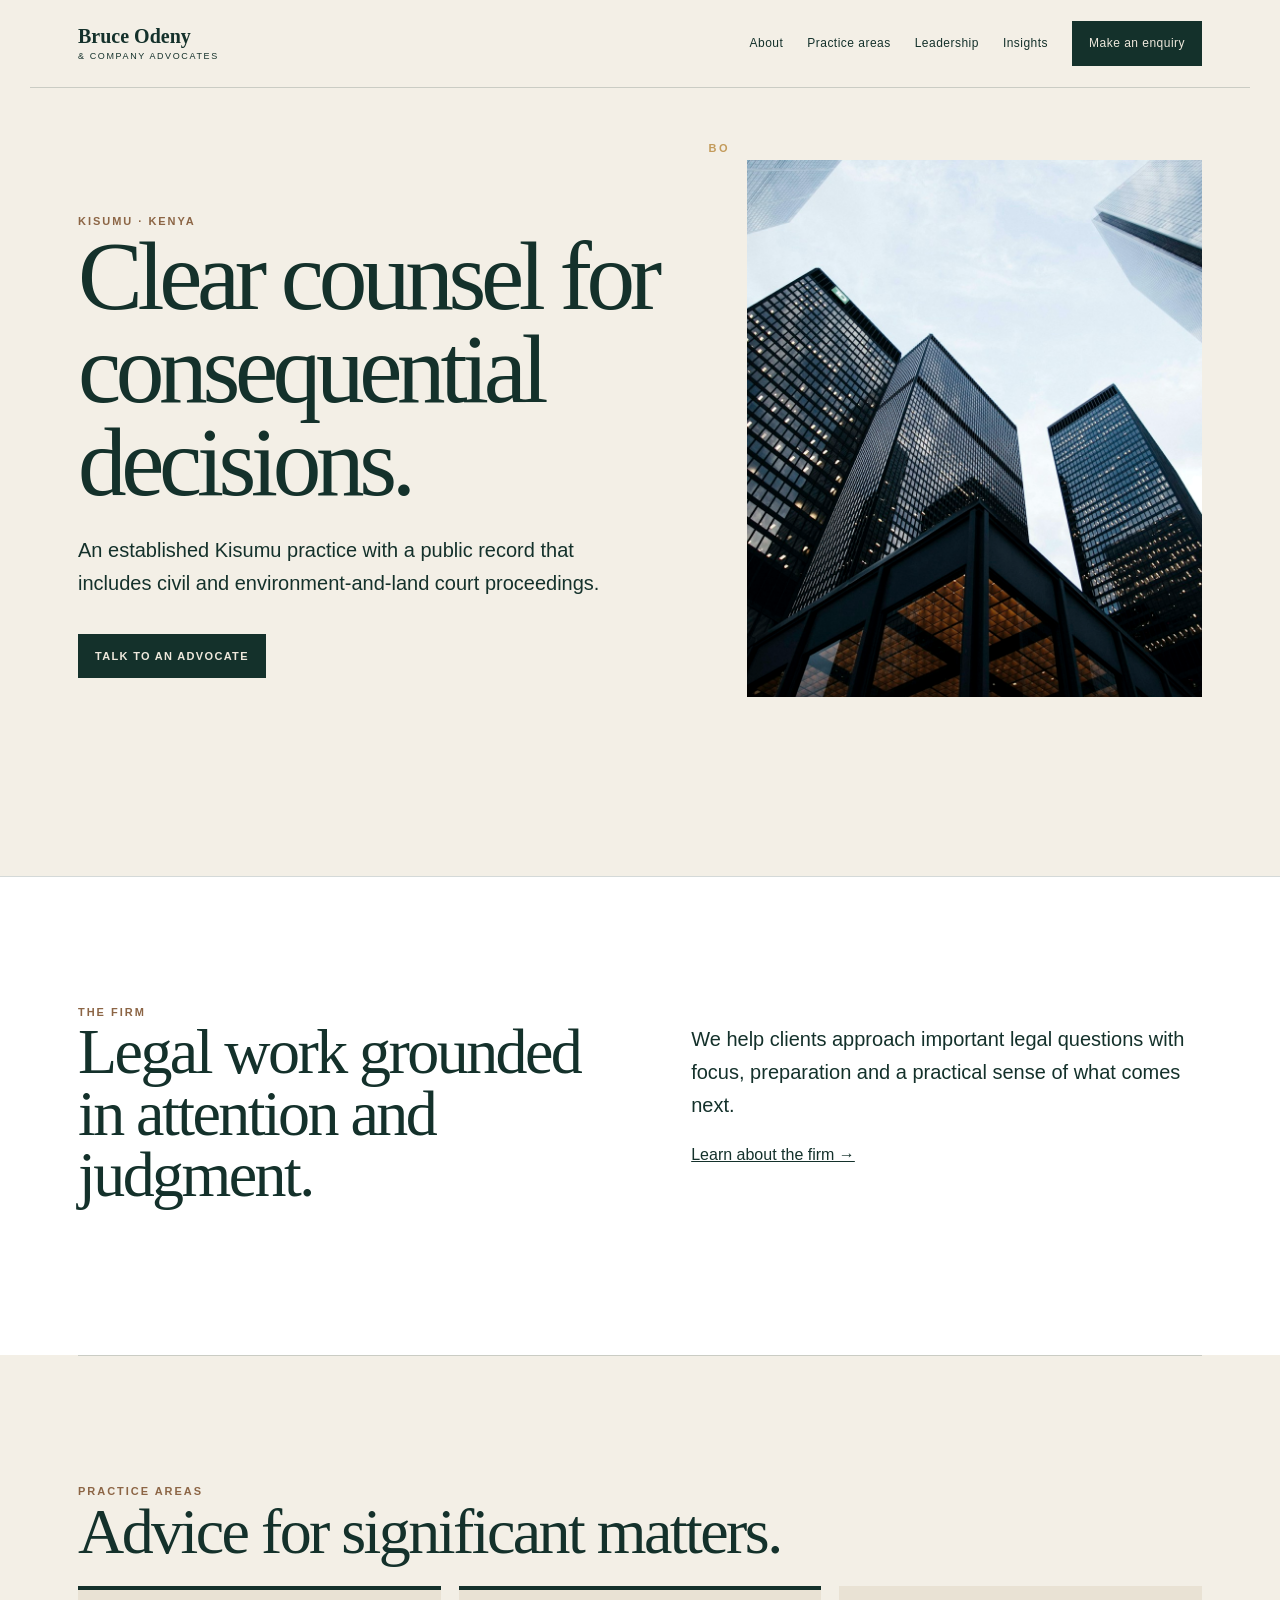
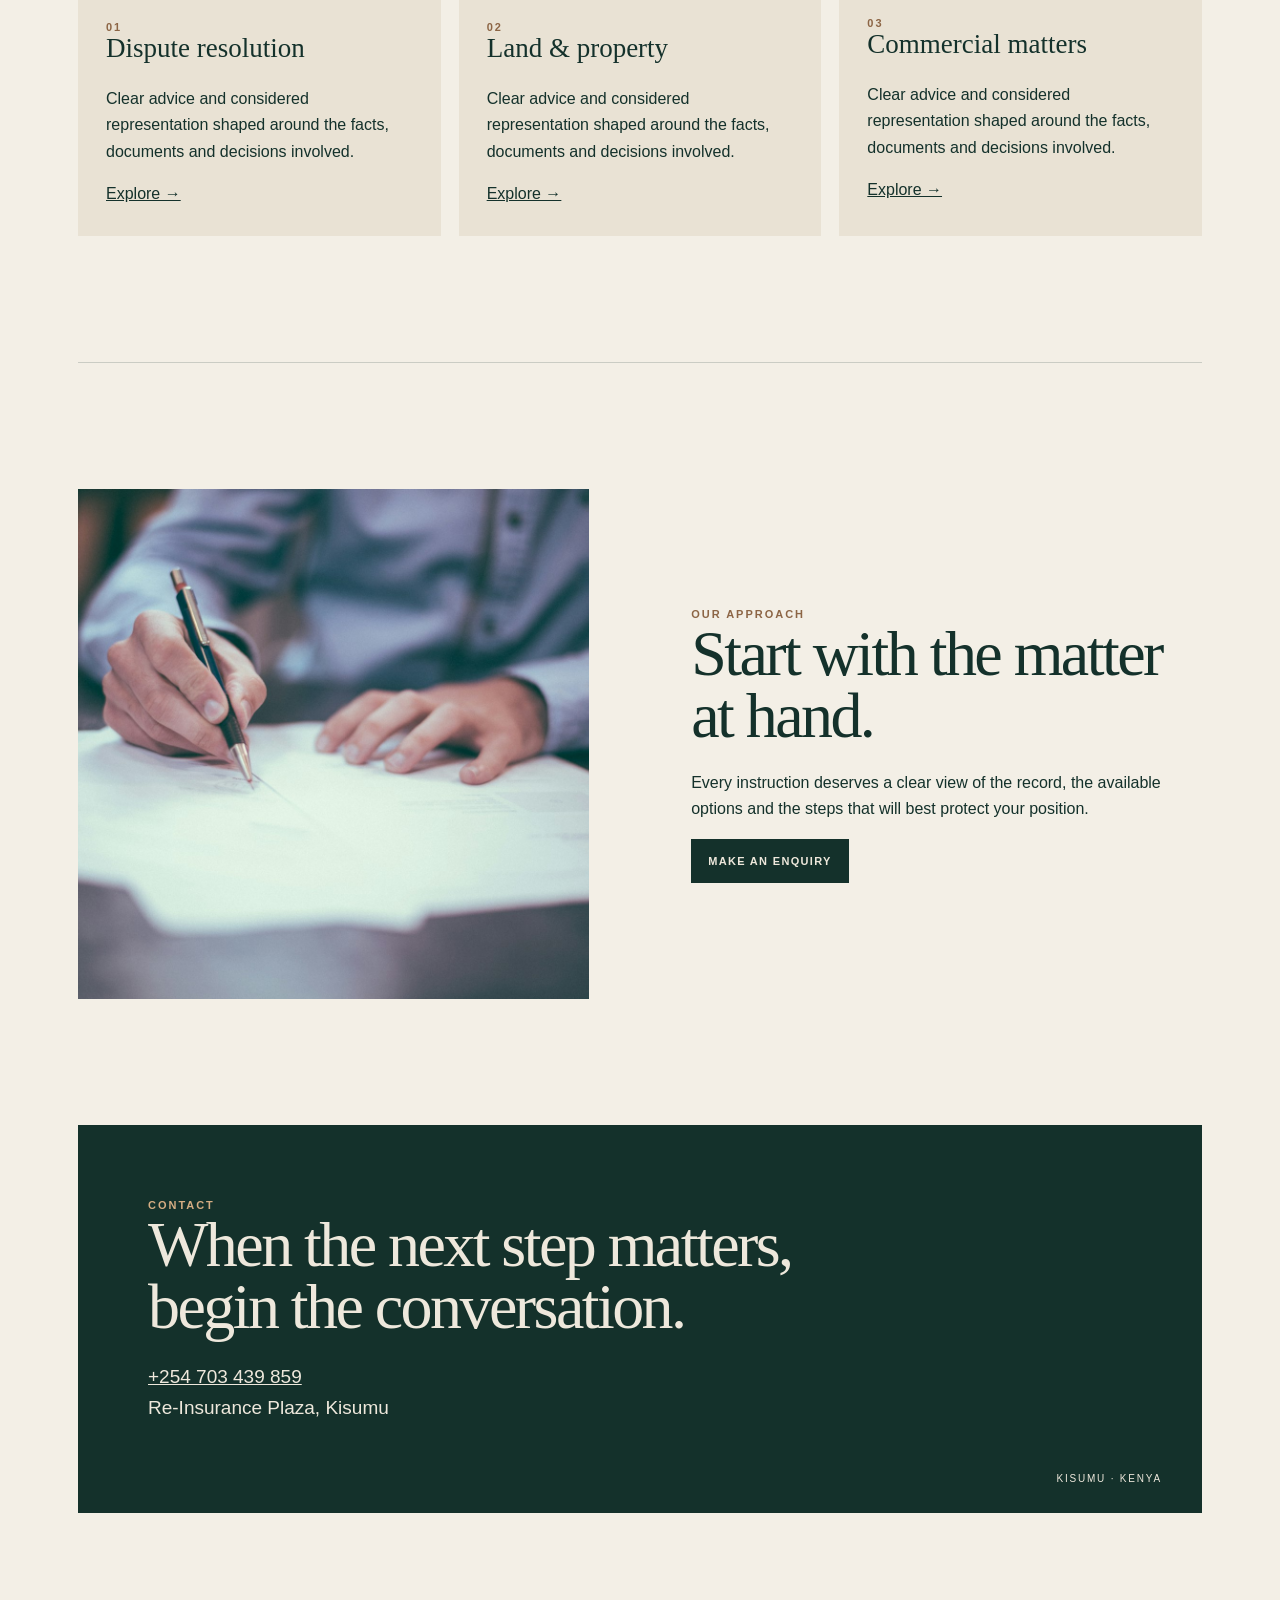
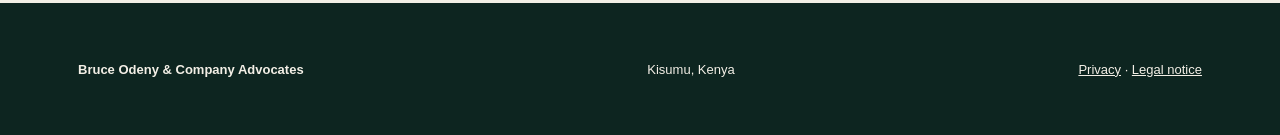
<file: index.html>
<!doctype html><html lang="en"><head><meta charset="utf-8"><meta name="viewport" content="width=device-width,initial-scale=1"><title>Bruce Odeny & Company Advocates</title><meta name="description" content="Bruce Odeny & Company Advocates — legal counsel in Kisumu, Kenya."><link rel="canonical" href="https://bruce-odeny-advocates.vercel.app/"><meta property="og:title" content="Bruce Odeny & Company Advocates"><meta property="og:description" content="Bruce Odeny & Company Advocates — legal counsel in Kisumu, Kenya."><meta property="og:image" content="https://bruce-odeny-advocates.vercel.app/assets/hero.jpg"><meta name="twitter:card" content="summary_large_image"><link rel="manifest" href="/manifest.webmanifest"><link rel="preload" as="image" href="/assets/hero.jpg"><style>:root{--ink:#14312b;--paper:#eee8dc;--accent:#b47d4b;--line:color-mix(in srgb,var(--ink) 18%,transparent)}*{box-sizing:border-box}html{scroll-behavior:smooth}body{margin:0;background:var(--paper);color:var(--ink);font:16px/1.65 Arial,sans-serif}a{color:inherit}header,main,footer{max-width:1220px;margin:auto;padding-inline:clamp(20px,4vw,48px)}header{height:88px;display:flex;align-items:center;justify-content:space-between;border-bottom:1px solid var(--line)}.logo{text-decoration:none;font:600 20px/1 Georgia,serif}.logo small{display:block;font:9px Arial;letter-spacing:.18em;margin-top:5px}nav{display:flex;align-items:center;gap:24px;font-size:12px;letter-spacing:.04em}nav a{text-decoration:none}.navcta,.button{background:var(--ink);color:var(--paper);padding:13px 17px}.menu{display:none}section{padding:clamp(68px,10vw,126px) 0;border-top:1px solid var(--line)}.hero{border:0;padding-top:50px;display:grid;grid-template-columns:1.05fr .95fr;gap:clamp(32px,7vw,90px);align-items:end;min-height:640px}.kicker{font-size:11px;font-weight:700;letter-spacing:.18em;text-transform:uppercase;color:#8c6545}h1,h2,h3{font-family:Georgia,serif;font-weight:500;line-height:.96;margin:0 0 24px}h1{font-size:clamp(54px,7.6vw,106px);letter-spacing:-.055em}h2{font-size:clamp(38px,5vw,66px);letter-spacing:-.04em}.hero p,.intro{font-size:20px;max-width:570px}.heroimg{width:100%;height:510px;object-fit:cover;display:block;filter:saturate(.8) contrast(1.03)}.button{display:inline-block;text-decoration:none;font-size:11px;letter-spacing:.12em;text-transform:uppercase;font-weight:bold}.twocol{display:grid;grid-template-columns:1fr 1fr;gap:clamp(35px,8vw,110px)}.cards{display:grid;grid-template-columns:repeat(3,1fr);border:1px solid var(--line)}.card{padding:28px;border-right:1px solid var(--line);min-height:250px}.card:last-child{border:0}.card h3{font-size:27px}.wideimage{width:100%;height:390px;object-fit:cover}.band{background:var(--ink);color:var(--paper);padding:clamp(36px,6vw,70px)}.band h2{max-width:700px}.details{font-size:19px}.legal{font-size:14px;max-width:760px;color:color-mix(in srgb,var(--ink) 74%,transparent)}footer{padding-block:55px;font-size:13px;border-top:1px solid var(--line)}footer div{display:flex;justify-content:space-between;gap:20px;flex-wrap:wrap}.pagehero{padding:110px 0 72px}.list{padding:0;margin:35px 0;list-style:none;border-top:1px solid var(--line)}.list li{padding:25px 0;border-bottom:1px solid var(--line);display:grid;grid-template-columns:1fr 2fr;gap:30px}.list b{font:500 30px Georgia,serif}@media(max-width:760px){header{height:76px}nav{display:none}.menu{display:block;border:0;background:none;color:var(--ink);font:12px Arial;letter-spacing:.1em;text-transform:uppercase}.hero,.twocol{grid-template-columns:1fr}.hero{min-height:auto;padding-top:60px}.heroimg{height:350px}.cards{grid-template-columns:1fr}.card{border-right:0;border-bottom:1px solid var(--line);min-height:0}.card:last-child{border-bottom:0}.list li{grid-template-columns:1fr;gap:9px}section{padding:70px 0}}@media(prefers-reduced-motion:reduce){html{scroll-behavior:auto}}</style><link rel="stylesheet" href="/assets/brand.css"><script type="application/ld+json">{"@context":"https://schema.org","@type":"LegalService","name":"Bruce Odeny & Company Advocates","address":{"@type":"PostalAddress","addressLocality":"Kisumu","addressCountry":"KE"},"telephone":"+254703439859"}</script></head><body><header><a class="logo" href="/">Bruce Odeny<small>& COMPANY ADVOCATES</small></a><button class="menu" aria-label="Open navigation">Menu</button><nav><a href="/about.html">About</a><a href="/practice-areas.html">Practice areas</a><a href="/about.html#leadership">Leadership</a><a href="/insights.html">Insights</a><a href="/contact.html" class="navcta">Make an enquiry</a></nav></header><main><section class="hero"><div><div class="kicker">Kisumu · Kenya</div><h1>Clear counsel for consequential decisions.</h1><p>An established Kisumu practice with a public record that includes civil and environment-and-land court proceedings.</p><a class="button" href="/contact.html">Talk to an advocate</a></div><img class="heroimg" src="/assets/hero.jpg" alt="Court architecture and considered preparation"></section><section class="twocol"><div><div class="kicker">The firm</div><h2>Legal work grounded in attention and judgment.</h2></div><div><p class="intro">We help clients approach important legal questions with focus, preparation and a practical sense of what comes next.</p><a href="/about.html">Learn about the firm →</a></div></section><section><div class="kicker">Practice areas</div><h2>Advice for significant matters.</h2><div class="cards"><article class="card"><div class="kicker">01</div><h3>Dispute resolution</h3><p>Clear advice and considered representation shaped around the facts, documents and decisions involved.</p><a href="/practice-areas.html">Explore →</a></article><article class="card"><div class="kicker">02</div><h3>Land & property</h3><p>Clear advice and considered representation shaped around the facts, documents and decisions involved.</p><a href="/practice-areas.html">Explore →</a></article><article class="card"><div class="kicker">03</div><h3>Commercial matters</h3><p>Clear advice and considered representation shaped around the facts, documents and decisions involved.</p><a href="/practice-areas.html">Explore →</a></article></div></section><section class="twocol"><img class="wideimage" src="/assets/editorial.jpg" alt="Professional documents and workspace"><div><div class="kicker">Our approach</div><h2>Start with the matter at hand.</h2><p>Every instruction deserves a clear view of the record, the available options and the steps that will best protect your position.</p><a class="button" href="/contact.html">Make an enquiry</a></div></section><section class="band"><div class="kicker" style="color:#d5ad83">Contact</div><h2>When the next step matters, begin the conversation.</h2><p class="details"><a href="tel:+254703439859">+254 703 439 859</a><br>Re-Insurance Plaza, Kisumu</p></section></main><footer><div><strong>Bruce Odeny & Company Advocates</strong><span>Kisumu, Kenya</span><span><a href="/privacy.html">Privacy</a> · <a href="/terms.html">Legal notice</a></span></div></footer><script src="/assets/site.js"></script></body></html>
</file>
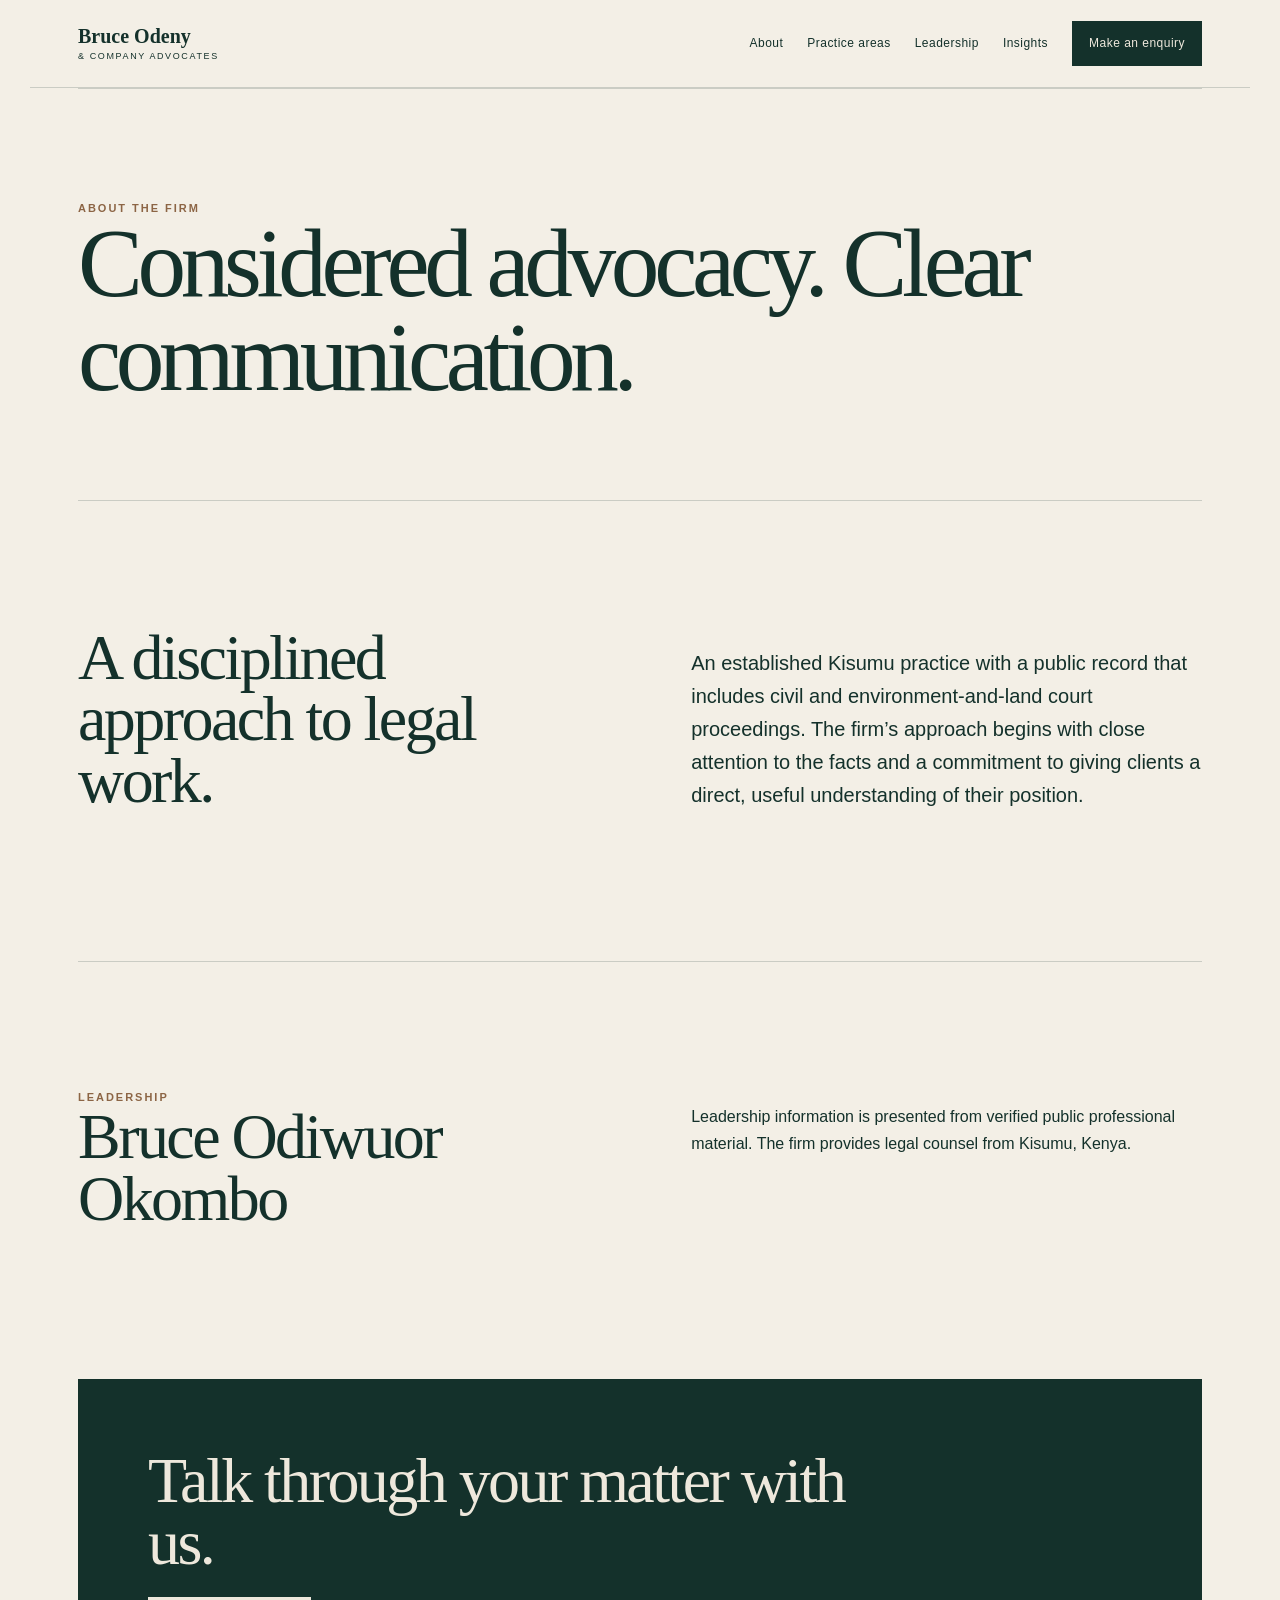
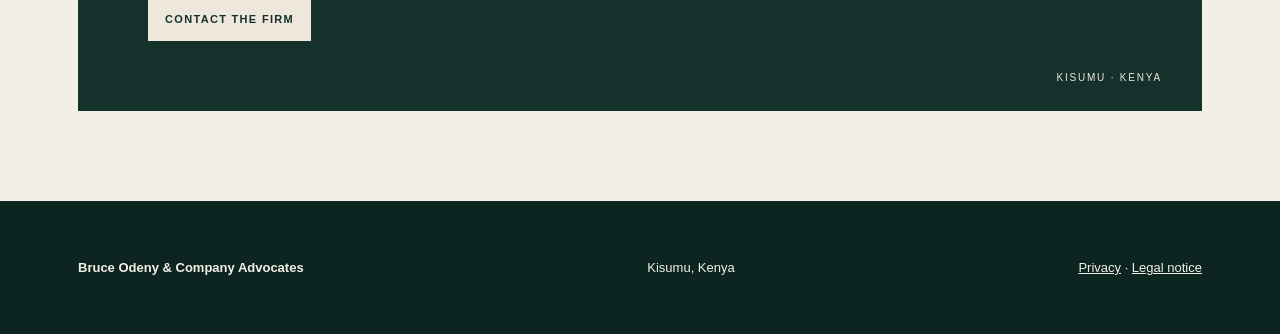
<file: about.html>
<!doctype html><html lang="en"><head><meta charset="utf-8"><meta name="viewport" content="width=device-width,initial-scale=1"><title>About | Bruce Odeny & Company Advocates</title><meta name="description" content="Learn about Bruce Odeny & Company Advocates in Kisumu."><link rel="canonical" href="https://bruce-odeny-advocates.vercel.app/about.html"><meta property="og:title" content="About | Bruce Odeny & Company Advocates"><meta property="og:description" content="Learn about Bruce Odeny & Company Advocates in Kisumu."><meta property="og:image" content="https://bruce-odeny-advocates.vercel.app/assets/hero.jpg"><meta name="twitter:card" content="summary_large_image"><link rel="manifest" href="/manifest.webmanifest"><link rel="preload" as="image" href="/assets/hero.jpg"><style>:root{--ink:#14312b;--paper:#eee8dc;--accent:#b47d4b;--line:color-mix(in srgb,var(--ink) 18%,transparent)}*{box-sizing:border-box}html{scroll-behavior:smooth}body{margin:0;background:var(--paper);color:var(--ink);font:16px/1.65 Arial,sans-serif}a{color:inherit}header,main,footer{max-width:1220px;margin:auto;padding-inline:clamp(20px,4vw,48px)}header{height:88px;display:flex;align-items:center;justify-content:space-between;border-bottom:1px solid var(--line)}.logo{text-decoration:none;font:600 20px/1 Georgia,serif}.logo small{display:block;font:9px Arial;letter-spacing:.18em;margin-top:5px}nav{display:flex;align-items:center;gap:24px;font-size:12px;letter-spacing:.04em}nav a{text-decoration:none}.navcta,.button{background:var(--ink);color:var(--paper);padding:13px 17px}.menu{display:none}section{padding:clamp(68px,10vw,126px) 0;border-top:1px solid var(--line)}.hero{border:0;padding-top:50px;display:grid;grid-template-columns:1.05fr .95fr;gap:clamp(32px,7vw,90px);align-items:end;min-height:640px}.kicker{font-size:11px;font-weight:700;letter-spacing:.18em;text-transform:uppercase;color:#8c6545}h1,h2,h3{font-family:Georgia,serif;font-weight:500;line-height:.96;margin:0 0 24px}h1{font-size:clamp(54px,7.6vw,106px);letter-spacing:-.055em}h2{font-size:clamp(38px,5vw,66px);letter-spacing:-.04em}.hero p,.intro{font-size:20px;max-width:570px}.heroimg{width:100%;height:510px;object-fit:cover;display:block;filter:saturate(.8) contrast(1.03)}.button{display:inline-block;text-decoration:none;font-size:11px;letter-spacing:.12em;text-transform:uppercase;font-weight:bold}.twocol{display:grid;grid-template-columns:1fr 1fr;gap:clamp(35px,8vw,110px)}.cards{display:grid;grid-template-columns:repeat(3,1fr);border:1px solid var(--line)}.card{padding:28px;border-right:1px solid var(--line);min-height:250px}.card:last-child{border:0}.card h3{font-size:27px}.wideimage{width:100%;height:390px;object-fit:cover}.band{background:var(--ink);color:var(--paper);padding:clamp(36px,6vw,70px)}.band h2{max-width:700px}.details{font-size:19px}.legal{font-size:14px;max-width:760px;color:color-mix(in srgb,var(--ink) 74%,transparent)}footer{padding-block:55px;font-size:13px;border-top:1px solid var(--line)}footer div{display:flex;justify-content:space-between;gap:20px;flex-wrap:wrap}.pagehero{padding:110px 0 72px}.list{padding:0;margin:35px 0;list-style:none;border-top:1px solid var(--line)}.list li{padding:25px 0;border-bottom:1px solid var(--line);display:grid;grid-template-columns:1fr 2fr;gap:30px}.list b{font:500 30px Georgia,serif}@media(max-width:760px){header{height:76px}nav{display:none}.menu{display:block;border:0;background:none;color:var(--ink);font:12px Arial;letter-spacing:.1em;text-transform:uppercase}.hero,.twocol{grid-template-columns:1fr}.hero{min-height:auto;padding-top:60px}.heroimg{height:350px}.cards{grid-template-columns:1fr}.card{border-right:0;border-bottom:1px solid var(--line);min-height:0}.card:last-child{border-bottom:0}.list li{grid-template-columns:1fr;gap:9px}section{padding:70px 0}}@media(prefers-reduced-motion:reduce){html{scroll-behavior:auto}}</style><link rel="stylesheet" href="/assets/brand.css"><script type="application/ld+json">{"@context":"https://schema.org","@type":"LegalService","name":"Bruce Odeny & Company Advocates","address":{"@type":"PostalAddress","addressLocality":"Kisumu","addressCountry":"KE"},"telephone":"+254703439859"}</script></head><body><header><a class="logo" href="/">Bruce Odeny<small>& COMPANY ADVOCATES</small></a><button class="menu" aria-label="Open navigation">Menu</button><nav><a href="/about.html">About</a><a href="/practice-areas.html">Practice areas</a><a href="/about.html#leadership">Leadership</a><a href="/insights.html">Insights</a><a href="/contact.html" class="navcta">Make an enquiry</a></nav></header><main><section class="pagehero"><div class="kicker">About the firm</div><h1>Considered advocacy. Clear communication.</h1></section><section class="twocol"><div><h2>A disciplined approach to legal work.</h2></div><div><p class="intro">An established Kisumu practice with a public record that includes civil and environment-and-land court proceedings. The firm’s approach begins with close attention to the facts and a commitment to giving clients a direct, useful understanding of their position.</p></div></section><section id="leadership" class="twocol"><div><div class="kicker">Leadership</div><h2>Bruce Odiwuor Okombo</h2></div><div><p>Leadership information is presented from verified public professional material. The firm provides legal counsel from Kisumu, Kenya.</p></div></section><section class="band"><h2>Talk through your matter with us.</h2><a class="button" style="background:var(--paper);color:var(--ink)" href="/contact.html">Contact the firm</a></section></main><footer><div><strong>Bruce Odeny & Company Advocates</strong><span>Kisumu, Kenya</span><span><a href="/privacy.html">Privacy</a> · <a href="/terms.html">Legal notice</a></span></div></footer><script src="/assets/site.js"></script></body></html>
</file>
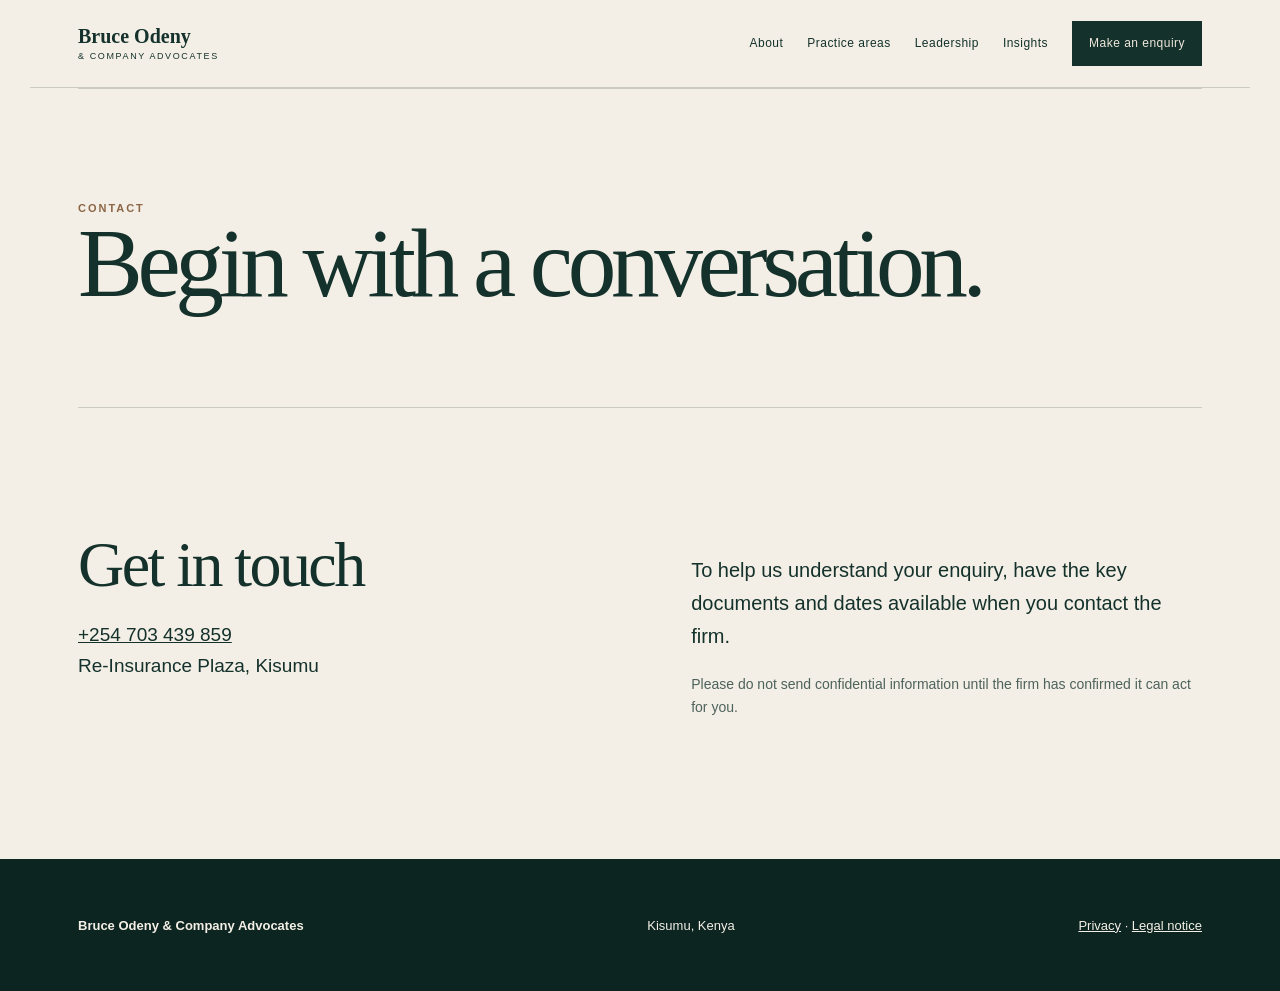
<file: contact.html>
<!doctype html><html lang="en"><head><meta charset="utf-8"><meta name="viewport" content="width=device-width,initial-scale=1"><title>Contact | Bruce Odeny & Company Advocates</title><meta name="description" content="Contact Bruce Odeny & Company Advocates in Kisumu, Kenya."><link rel="canonical" href="https://bruce-odeny-advocates.vercel.app/contact.html"><meta property="og:title" content="Contact | Bruce Odeny & Company Advocates"><meta property="og:description" content="Contact Bruce Odeny & Company Advocates in Kisumu, Kenya."><meta property="og:image" content="https://bruce-odeny-advocates.vercel.app/assets/hero.jpg"><meta name="twitter:card" content="summary_large_image"><link rel="manifest" href="/manifest.webmanifest"><link rel="preload" as="image" href="/assets/hero.jpg"><style>:root{--ink:#14312b;--paper:#eee8dc;--accent:#b47d4b;--line:color-mix(in srgb,var(--ink) 18%,transparent)}*{box-sizing:border-box}html{scroll-behavior:smooth}body{margin:0;background:var(--paper);color:var(--ink);font:16px/1.65 Arial,sans-serif}a{color:inherit}header,main,footer{max-width:1220px;margin:auto;padding-inline:clamp(20px,4vw,48px)}header{height:88px;display:flex;align-items:center;justify-content:space-between;border-bottom:1px solid var(--line)}.logo{text-decoration:none;font:600 20px/1 Georgia,serif}.logo small{display:block;font:9px Arial;letter-spacing:.18em;margin-top:5px}nav{display:flex;align-items:center;gap:24px;font-size:12px;letter-spacing:.04em}nav a{text-decoration:none}.navcta,.button{background:var(--ink);color:var(--paper);padding:13px 17px}.menu{display:none}section{padding:clamp(68px,10vw,126px) 0;border-top:1px solid var(--line)}.hero{border:0;padding-top:50px;display:grid;grid-template-columns:1.05fr .95fr;gap:clamp(32px,7vw,90px);align-items:end;min-height:640px}.kicker{font-size:11px;font-weight:700;letter-spacing:.18em;text-transform:uppercase;color:#8c6545}h1,h2,h3{font-family:Georgia,serif;font-weight:500;line-height:.96;margin:0 0 24px}h1{font-size:clamp(54px,7.6vw,106px);letter-spacing:-.055em}h2{font-size:clamp(38px,5vw,66px);letter-spacing:-.04em}.hero p,.intro{font-size:20px;max-width:570px}.heroimg{width:100%;height:510px;object-fit:cover;display:block;filter:saturate(.8) contrast(1.03)}.button{display:inline-block;text-decoration:none;font-size:11px;letter-spacing:.12em;text-transform:uppercase;font-weight:bold}.twocol{display:grid;grid-template-columns:1fr 1fr;gap:clamp(35px,8vw,110px)}.cards{display:grid;grid-template-columns:repeat(3,1fr);border:1px solid var(--line)}.card{padding:28px;border-right:1px solid var(--line);min-height:250px}.card:last-child{border:0}.card h3{font-size:27px}.wideimage{width:100%;height:390px;object-fit:cover}.band{background:var(--ink);color:var(--paper);padding:clamp(36px,6vw,70px)}.band h2{max-width:700px}.details{font-size:19px}.legal{font-size:14px;max-width:760px;color:color-mix(in srgb,var(--ink) 74%,transparent)}footer{padding-block:55px;font-size:13px;border-top:1px solid var(--line)}footer div{display:flex;justify-content:space-between;gap:20px;flex-wrap:wrap}.pagehero{padding:110px 0 72px}.list{padding:0;margin:35px 0;list-style:none;border-top:1px solid var(--line)}.list li{padding:25px 0;border-bottom:1px solid var(--line);display:grid;grid-template-columns:1fr 2fr;gap:30px}.list b{font:500 30px Georgia,serif}@media(max-width:760px){header{height:76px}nav{display:none}.menu{display:block;border:0;background:none;color:var(--ink);font:12px Arial;letter-spacing:.1em;text-transform:uppercase}.hero,.twocol{grid-template-columns:1fr}.hero{min-height:auto;padding-top:60px}.heroimg{height:350px}.cards{grid-template-columns:1fr}.card{border-right:0;border-bottom:1px solid var(--line);min-height:0}.card:last-child{border-bottom:0}.list li{grid-template-columns:1fr;gap:9px}section{padding:70px 0}}@media(prefers-reduced-motion:reduce){html{scroll-behavior:auto}}</style><link rel="stylesheet" href="/assets/brand.css"><script type="application/ld+json">{"@context":"https://schema.org","@type":"LegalService","name":"Bruce Odeny & Company Advocates","address":{"@type":"PostalAddress","addressLocality":"Kisumu","addressCountry":"KE"},"telephone":"+254703439859"}</script></head><body><header><a class="logo" href="/">Bruce Odeny<small>& COMPANY ADVOCATES</small></a><button class="menu" aria-label="Open navigation">Menu</button><nav><a href="/about.html">About</a><a href="/practice-areas.html">Practice areas</a><a href="/about.html#leadership">Leadership</a><a href="/insights.html">Insights</a><a href="/contact.html" class="navcta">Make an enquiry</a></nav></header><main><section class="pagehero"><div class="kicker">Contact</div><h1>Begin with a conversation.</h1></section><section class="twocol"><div><h2>Get in touch</h2><p class="details"><a href="tel:+254703439859">+254 703 439 859</a><br>Re-Insurance Plaza, Kisumu</p></div><div><p class="intro">To help us understand your enquiry, have the key documents and dates available when you contact the firm.</p><p class="legal">Please do not send confidential information until the firm has confirmed it can act for you.</p></div></section></main><footer><div><strong>Bruce Odeny & Company Advocates</strong><span>Kisumu, Kenya</span><span><a href="/privacy.html">Privacy</a> · <a href="/terms.html">Legal notice</a></span></div></footer><script src="/assets/site.js"></script></body></html>
</file>
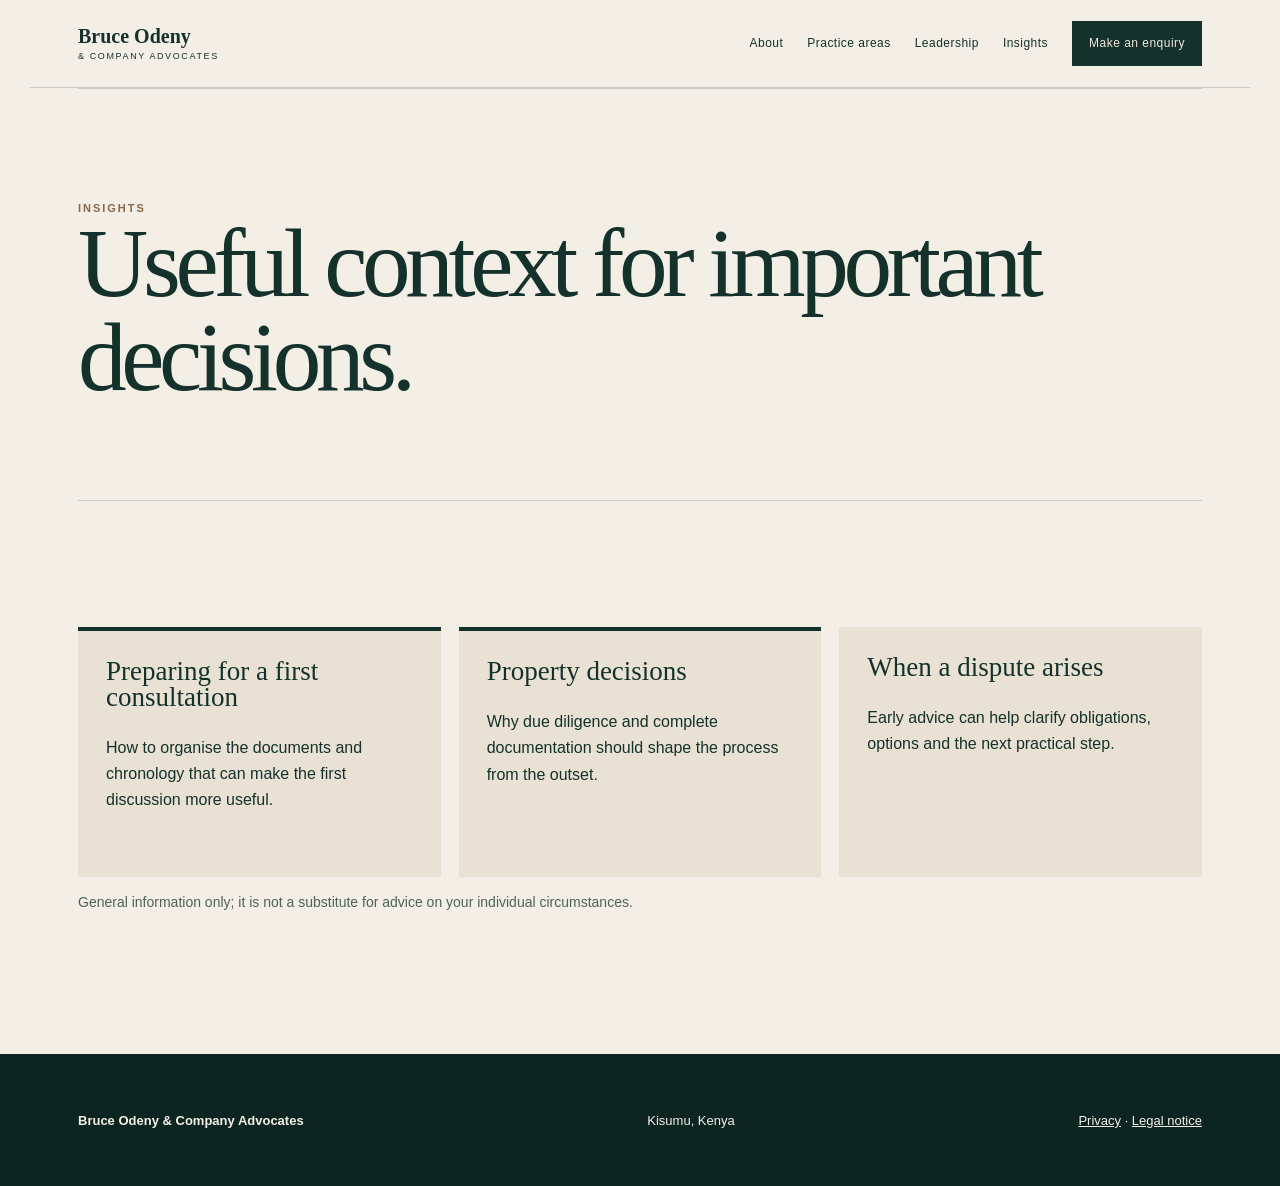
<file: insights.html>
<!doctype html><html lang="en"><head><meta charset="utf-8"><meta name="viewport" content="width=device-width,initial-scale=1"><title>Insights | Bruce Odeny & Company Advocates</title><meta name="description" content="Legal resources from Bruce Odeny & Company Advocates."><link rel="canonical" href="https://bruce-odeny-advocates.vercel.app/insights.html"><meta property="og:title" content="Insights | Bruce Odeny & Company Advocates"><meta property="og:description" content="Legal resources from Bruce Odeny & Company Advocates."><meta property="og:image" content="https://bruce-odeny-advocates.vercel.app/assets/hero.jpg"><meta name="twitter:card" content="summary_large_image"><link rel="manifest" href="/manifest.webmanifest"><link rel="preload" as="image" href="/assets/hero.jpg"><style>:root{--ink:#14312b;--paper:#eee8dc;--accent:#b47d4b;--line:color-mix(in srgb,var(--ink) 18%,transparent)}*{box-sizing:border-box}html{scroll-behavior:smooth}body{margin:0;background:var(--paper);color:var(--ink);font:16px/1.65 Arial,sans-serif}a{color:inherit}header,main,footer{max-width:1220px;margin:auto;padding-inline:clamp(20px,4vw,48px)}header{height:88px;display:flex;align-items:center;justify-content:space-between;border-bottom:1px solid var(--line)}.logo{text-decoration:none;font:600 20px/1 Georgia,serif}.logo small{display:block;font:9px Arial;letter-spacing:.18em;margin-top:5px}nav{display:flex;align-items:center;gap:24px;font-size:12px;letter-spacing:.04em}nav a{text-decoration:none}.navcta,.button{background:var(--ink);color:var(--paper);padding:13px 17px}.menu{display:none}section{padding:clamp(68px,10vw,126px) 0;border-top:1px solid var(--line)}.hero{border:0;padding-top:50px;display:grid;grid-template-columns:1.05fr .95fr;gap:clamp(32px,7vw,90px);align-items:end;min-height:640px}.kicker{font-size:11px;font-weight:700;letter-spacing:.18em;text-transform:uppercase;color:#8c6545}h1,h2,h3{font-family:Georgia,serif;font-weight:500;line-height:.96;margin:0 0 24px}h1{font-size:clamp(54px,7.6vw,106px);letter-spacing:-.055em}h2{font-size:clamp(38px,5vw,66px);letter-spacing:-.04em}.hero p,.intro{font-size:20px;max-width:570px}.heroimg{width:100%;height:510px;object-fit:cover;display:block;filter:saturate(.8) contrast(1.03)}.button{display:inline-block;text-decoration:none;font-size:11px;letter-spacing:.12em;text-transform:uppercase;font-weight:bold}.twocol{display:grid;grid-template-columns:1fr 1fr;gap:clamp(35px,8vw,110px)}.cards{display:grid;grid-template-columns:repeat(3,1fr);border:1px solid var(--line)}.card{padding:28px;border-right:1px solid var(--line);min-height:250px}.card:last-child{border:0}.card h3{font-size:27px}.wideimage{width:100%;height:390px;object-fit:cover}.band{background:var(--ink);color:var(--paper);padding:clamp(36px,6vw,70px)}.band h2{max-width:700px}.details{font-size:19px}.legal{font-size:14px;max-width:760px;color:color-mix(in srgb,var(--ink) 74%,transparent)}footer{padding-block:55px;font-size:13px;border-top:1px solid var(--line)}footer div{display:flex;justify-content:space-between;gap:20px;flex-wrap:wrap}.pagehero{padding:110px 0 72px}.list{padding:0;margin:35px 0;list-style:none;border-top:1px solid var(--line)}.list li{padding:25px 0;border-bottom:1px solid var(--line);display:grid;grid-template-columns:1fr 2fr;gap:30px}.list b{font:500 30px Georgia,serif}@media(max-width:760px){header{height:76px}nav{display:none}.menu{display:block;border:0;background:none;color:var(--ink);font:12px Arial;letter-spacing:.1em;text-transform:uppercase}.hero,.twocol{grid-template-columns:1fr}.hero{min-height:auto;padding-top:60px}.heroimg{height:350px}.cards{grid-template-columns:1fr}.card{border-right:0;border-bottom:1px solid var(--line);min-height:0}.card:last-child{border-bottom:0}.list li{grid-template-columns:1fr;gap:9px}section{padding:70px 0}}@media(prefers-reduced-motion:reduce){html{scroll-behavior:auto}}</style><link rel="stylesheet" href="/assets/brand.css"><script type="application/ld+json">{"@context":"https://schema.org","@type":"LegalService","name":"Bruce Odeny & Company Advocates","address":{"@type":"PostalAddress","addressLocality":"Kisumu","addressCountry":"KE"},"telephone":"+254703439859"}</script></head><body><header><a class="logo" href="/">Bruce Odeny<small>& COMPANY ADVOCATES</small></a><button class="menu" aria-label="Open navigation">Menu</button><nav><a href="/about.html">About</a><a href="/practice-areas.html">Practice areas</a><a href="/about.html#leadership">Leadership</a><a href="/insights.html">Insights</a><a href="/contact.html" class="navcta">Make an enquiry</a></nav></header><main><section class="pagehero"><div class="kicker">Insights</div><h1>Useful context for important decisions.</h1></section><section><div class="cards"><article class="card"><h3>Preparing for a first consultation</h3><p>How to organise the documents and chronology that can make the first discussion more useful.</p></article><article class="card"><h3>Property decisions</h3><p>Why due diligence and complete documentation should shape the process from the outset.</p></article><article class="card"><h3>When a dispute arises</h3><p>Early advice can help clarify obligations, options and the next practical step.</p></article></div><p class="legal">General information only; it is not a substitute for advice on your individual circumstances.</p></section></main><footer><div><strong>Bruce Odeny & Company Advocates</strong><span>Kisumu, Kenya</span><span><a href="/privacy.html">Privacy</a> · <a href="/terms.html">Legal notice</a></span></div></footer><script src="/assets/site.js"></script></body></html>
</file>
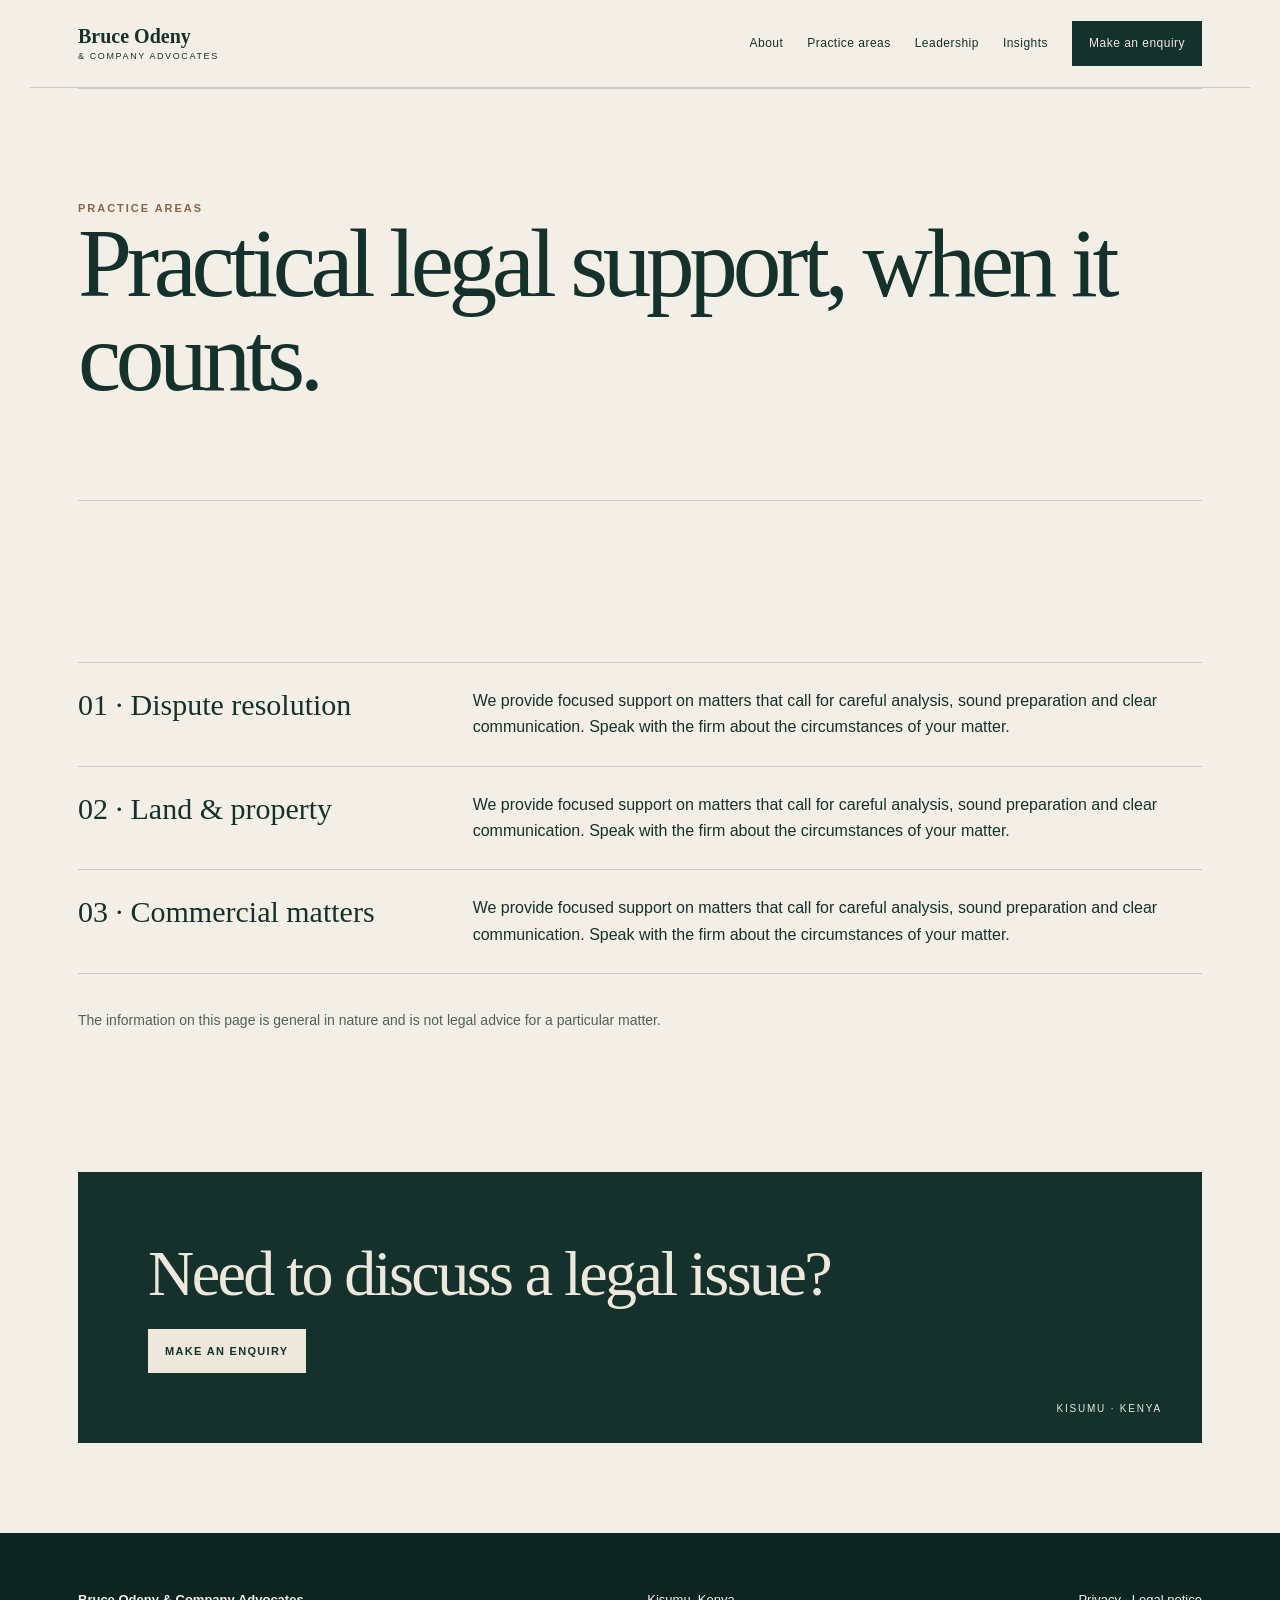
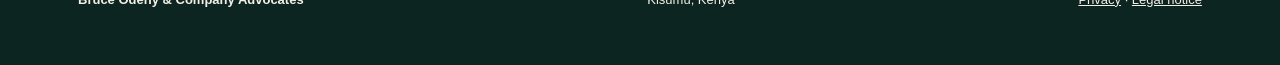
<file: practice-areas.html>
<!doctype html><html lang="en"><head><meta charset="utf-8"><meta name="viewport" content="width=device-width,initial-scale=1"><title>Practice Areas | Bruce Odeny & Company Advocates</title><meta name="description" content="Bruce Odeny & Company Advocates practice areas and legal services in Kisumu."><link rel="canonical" href="https://bruce-odeny-advocates.vercel.app/practice-areas.html"><meta property="og:title" content="Practice Areas | Bruce Odeny & Company Advocates"><meta property="og:description" content="Bruce Odeny & Company Advocates practice areas and legal services in Kisumu."><meta property="og:image" content="https://bruce-odeny-advocates.vercel.app/assets/hero.jpg"><meta name="twitter:card" content="summary_large_image"><link rel="manifest" href="/manifest.webmanifest"><link rel="preload" as="image" href="/assets/hero.jpg"><style>:root{--ink:#14312b;--paper:#eee8dc;--accent:#b47d4b;--line:color-mix(in srgb,var(--ink) 18%,transparent)}*{box-sizing:border-box}html{scroll-behavior:smooth}body{margin:0;background:var(--paper);color:var(--ink);font:16px/1.65 Arial,sans-serif}a{color:inherit}header,main,footer{max-width:1220px;margin:auto;padding-inline:clamp(20px,4vw,48px)}header{height:88px;display:flex;align-items:center;justify-content:space-between;border-bottom:1px solid var(--line)}.logo{text-decoration:none;font:600 20px/1 Georgia,serif}.logo small{display:block;font:9px Arial;letter-spacing:.18em;margin-top:5px}nav{display:flex;align-items:center;gap:24px;font-size:12px;letter-spacing:.04em}nav a{text-decoration:none}.navcta,.button{background:var(--ink);color:var(--paper);padding:13px 17px}.menu{display:none}section{padding:clamp(68px,10vw,126px) 0;border-top:1px solid var(--line)}.hero{border:0;padding-top:50px;display:grid;grid-template-columns:1.05fr .95fr;gap:clamp(32px,7vw,90px);align-items:end;min-height:640px}.kicker{font-size:11px;font-weight:700;letter-spacing:.18em;text-transform:uppercase;color:#8c6545}h1,h2,h3{font-family:Georgia,serif;font-weight:500;line-height:.96;margin:0 0 24px}h1{font-size:clamp(54px,7.6vw,106px);letter-spacing:-.055em}h2{font-size:clamp(38px,5vw,66px);letter-spacing:-.04em}.hero p,.intro{font-size:20px;max-width:570px}.heroimg{width:100%;height:510px;object-fit:cover;display:block;filter:saturate(.8) contrast(1.03)}.button{display:inline-block;text-decoration:none;font-size:11px;letter-spacing:.12em;text-transform:uppercase;font-weight:bold}.twocol{display:grid;grid-template-columns:1fr 1fr;gap:clamp(35px,8vw,110px)}.cards{display:grid;grid-template-columns:repeat(3,1fr);border:1px solid var(--line)}.card{padding:28px;border-right:1px solid var(--line);min-height:250px}.card:last-child{border:0}.card h3{font-size:27px}.wideimage{width:100%;height:390px;object-fit:cover}.band{background:var(--ink);color:var(--paper);padding:clamp(36px,6vw,70px)}.band h2{max-width:700px}.details{font-size:19px}.legal{font-size:14px;max-width:760px;color:color-mix(in srgb,var(--ink) 74%,transparent)}footer{padding-block:55px;font-size:13px;border-top:1px solid var(--line)}footer div{display:flex;justify-content:space-between;gap:20px;flex-wrap:wrap}.pagehero{padding:110px 0 72px}.list{padding:0;margin:35px 0;list-style:none;border-top:1px solid var(--line)}.list li{padding:25px 0;border-bottom:1px solid var(--line);display:grid;grid-template-columns:1fr 2fr;gap:30px}.list b{font:500 30px Georgia,serif}@media(max-width:760px){header{height:76px}nav{display:none}.menu{display:block;border:0;background:none;color:var(--ink);font:12px Arial;letter-spacing:.1em;text-transform:uppercase}.hero,.twocol{grid-template-columns:1fr}.hero{min-height:auto;padding-top:60px}.heroimg{height:350px}.cards{grid-template-columns:1fr}.card{border-right:0;border-bottom:1px solid var(--line);min-height:0}.card:last-child{border-bottom:0}.list li{grid-template-columns:1fr;gap:9px}section{padding:70px 0}}@media(prefers-reduced-motion:reduce){html{scroll-behavior:auto}}</style><link rel="stylesheet" href="/assets/brand.css"><script type="application/ld+json">{"@context":"https://schema.org","@type":"LegalService","name":"Bruce Odeny & Company Advocates","address":{"@type":"PostalAddress","addressLocality":"Kisumu","addressCountry":"KE"},"telephone":"+254703439859"}</script></head><body><header><a class="logo" href="/">Bruce Odeny<small>& COMPANY ADVOCATES</small></a><button class="menu" aria-label="Open navigation">Menu</button><nav><a href="/about.html">About</a><a href="/practice-areas.html">Practice areas</a><a href="/about.html#leadership">Leadership</a><a href="/insights.html">Insights</a><a href="/contact.html" class="navcta">Make an enquiry</a></nav></header><main><section class="pagehero"><div class="kicker">Practice areas</div><h1>Practical legal support, when it counts.</h1></section><section><ul class="list"><li><b>01 · Dispute resolution</b><span>We provide focused support on matters that call for careful analysis, sound preparation and clear communication. Speak with the firm about the circumstances of your matter.</span></li><li><b>02 · Land & property</b><span>We provide focused support on matters that call for careful analysis, sound preparation and clear communication. Speak with the firm about the circumstances of your matter.</span></li><li><b>03 · Commercial matters</b><span>We provide focused support on matters that call for careful analysis, sound preparation and clear communication. Speak with the firm about the circumstances of your matter.</span></li></ul><p class="legal">The information on this page is general in nature and is not legal advice for a particular matter.</p></section><section class="band"><h2>Need to discuss a legal issue?</h2><a class="button" style="background:var(--paper);color:var(--ink)" href="/contact.html">Make an enquiry</a></section></main><footer><div><strong>Bruce Odeny & Company Advocates</strong><span>Kisumu, Kenya</span><span><a href="/privacy.html">Privacy</a> · <a href="/terms.html">Legal notice</a></span></div></footer><script src="/assets/site.js"></script></body></html>
</file>
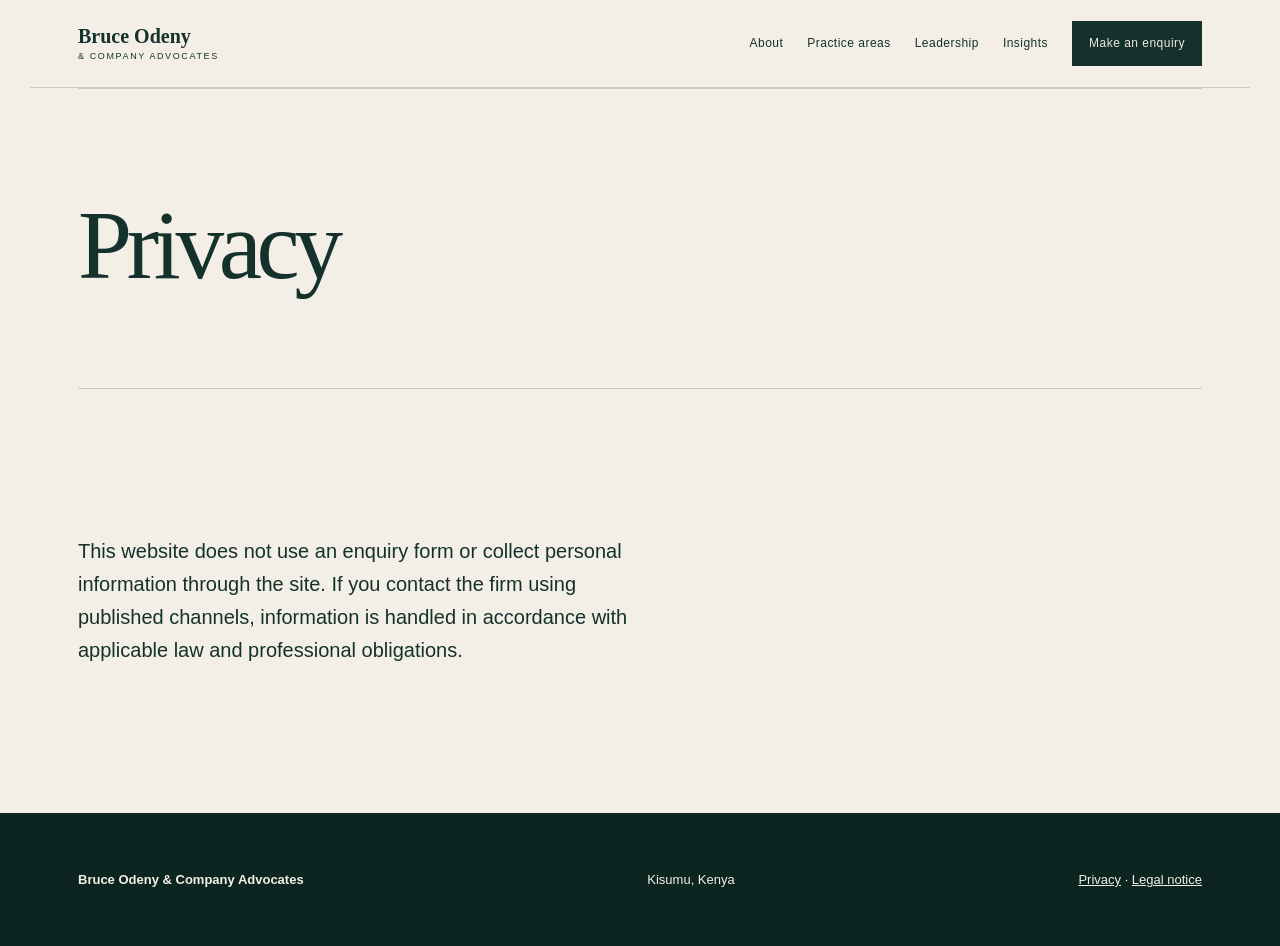
<file: privacy.html>
<!doctype html><html lang="en"><head><meta charset="utf-8"><meta name="viewport" content="width=device-width,initial-scale=1"><title>Privacy | Bruce Odeny & Company Advocates</title><meta name="description" content="privacy information for Bruce Odeny & Company Advocates."><link rel="canonical" href="https://bruce-odeny-advocates.vercel.app/privacy.html"><meta property="og:title" content="Privacy | Bruce Odeny & Company Advocates"><meta property="og:description" content="privacy information for Bruce Odeny & Company Advocates."><meta property="og:image" content="https://bruce-odeny-advocates.vercel.app/assets/hero.jpg"><meta name="twitter:card" content="summary_large_image"><link rel="manifest" href="/manifest.webmanifest"><link rel="preload" as="image" href="/assets/hero.jpg"><style>:root{--ink:#14312b;--paper:#eee8dc;--accent:#b47d4b;--line:color-mix(in srgb,var(--ink) 18%,transparent)}*{box-sizing:border-box}html{scroll-behavior:smooth}body{margin:0;background:var(--paper);color:var(--ink);font:16px/1.65 Arial,sans-serif}a{color:inherit}header,main,footer{max-width:1220px;margin:auto;padding-inline:clamp(20px,4vw,48px)}header{height:88px;display:flex;align-items:center;justify-content:space-between;border-bottom:1px solid var(--line)}.logo{text-decoration:none;font:600 20px/1 Georgia,serif}.logo small{display:block;font:9px Arial;letter-spacing:.18em;margin-top:5px}nav{display:flex;align-items:center;gap:24px;font-size:12px;letter-spacing:.04em}nav a{text-decoration:none}.navcta,.button{background:var(--ink);color:var(--paper);padding:13px 17px}.menu{display:none}section{padding:clamp(68px,10vw,126px) 0;border-top:1px solid var(--line)}.hero{border:0;padding-top:50px;display:grid;grid-template-columns:1.05fr .95fr;gap:clamp(32px,7vw,90px);align-items:end;min-height:640px}.kicker{font-size:11px;font-weight:700;letter-spacing:.18em;text-transform:uppercase;color:#8c6545}h1,h2,h3{font-family:Georgia,serif;font-weight:500;line-height:.96;margin:0 0 24px}h1{font-size:clamp(54px,7.6vw,106px);letter-spacing:-.055em}h2{font-size:clamp(38px,5vw,66px);letter-spacing:-.04em}.hero p,.intro{font-size:20px;max-width:570px}.heroimg{width:100%;height:510px;object-fit:cover;display:block;filter:saturate(.8) contrast(1.03)}.button{display:inline-block;text-decoration:none;font-size:11px;letter-spacing:.12em;text-transform:uppercase;font-weight:bold}.twocol{display:grid;grid-template-columns:1fr 1fr;gap:clamp(35px,8vw,110px)}.cards{display:grid;grid-template-columns:repeat(3,1fr);border:1px solid var(--line)}.card{padding:28px;border-right:1px solid var(--line);min-height:250px}.card:last-child{border:0}.card h3{font-size:27px}.wideimage{width:100%;height:390px;object-fit:cover}.band{background:var(--ink);color:var(--paper);padding:clamp(36px,6vw,70px)}.band h2{max-width:700px}.details{font-size:19px}.legal{font-size:14px;max-width:760px;color:color-mix(in srgb,var(--ink) 74%,transparent)}footer{padding-block:55px;font-size:13px;border-top:1px solid var(--line)}footer div{display:flex;justify-content:space-between;gap:20px;flex-wrap:wrap}.pagehero{padding:110px 0 72px}.list{padding:0;margin:35px 0;list-style:none;border-top:1px solid var(--line)}.list li{padding:25px 0;border-bottom:1px solid var(--line);display:grid;grid-template-columns:1fr 2fr;gap:30px}.list b{font:500 30px Georgia,serif}@media(max-width:760px){header{height:76px}nav{display:none}.menu{display:block;border:0;background:none;color:var(--ink);font:12px Arial;letter-spacing:.1em;text-transform:uppercase}.hero,.twocol{grid-template-columns:1fr}.hero{min-height:auto;padding-top:60px}.heroimg{height:350px}.cards{grid-template-columns:1fr}.card{border-right:0;border-bottom:1px solid var(--line);min-height:0}.card:last-child{border-bottom:0}.list li{grid-template-columns:1fr;gap:9px}section{padding:70px 0}}@media(prefers-reduced-motion:reduce){html{scroll-behavior:auto}}</style><link rel="stylesheet" href="/assets/brand.css"><script type="application/ld+json">{"@context":"https://schema.org","@type":"LegalService","name":"Bruce Odeny & Company Advocates","address":{"@type":"PostalAddress","addressLocality":"Kisumu","addressCountry":"KE"},"telephone":"+254703439859"}</script></head><body><header><a class="logo" href="/">Bruce Odeny<small>& COMPANY ADVOCATES</small></a><button class="menu" aria-label="Open navigation">Menu</button><nav><a href="/about.html">About</a><a href="/practice-areas.html">Practice areas</a><a href="/about.html#leadership">Leadership</a><a href="/insights.html">Insights</a><a href="/contact.html" class="navcta">Make an enquiry</a></nav></header><main><section class="pagehero"><h1>Privacy</h1></section><section><p class="intro">This website does not use an enquiry form or collect personal information through the site. If you contact the firm using published channels, information is handled in accordance with applicable law and professional obligations.</p></section></main><footer><div><strong>Bruce Odeny & Company Advocates</strong><span>Kisumu, Kenya</span><span><a href="/privacy.html">Privacy</a> · <a href="/terms.html">Legal notice</a></span></div></footer><script src="/assets/site.js"></script></body></html>
</file>
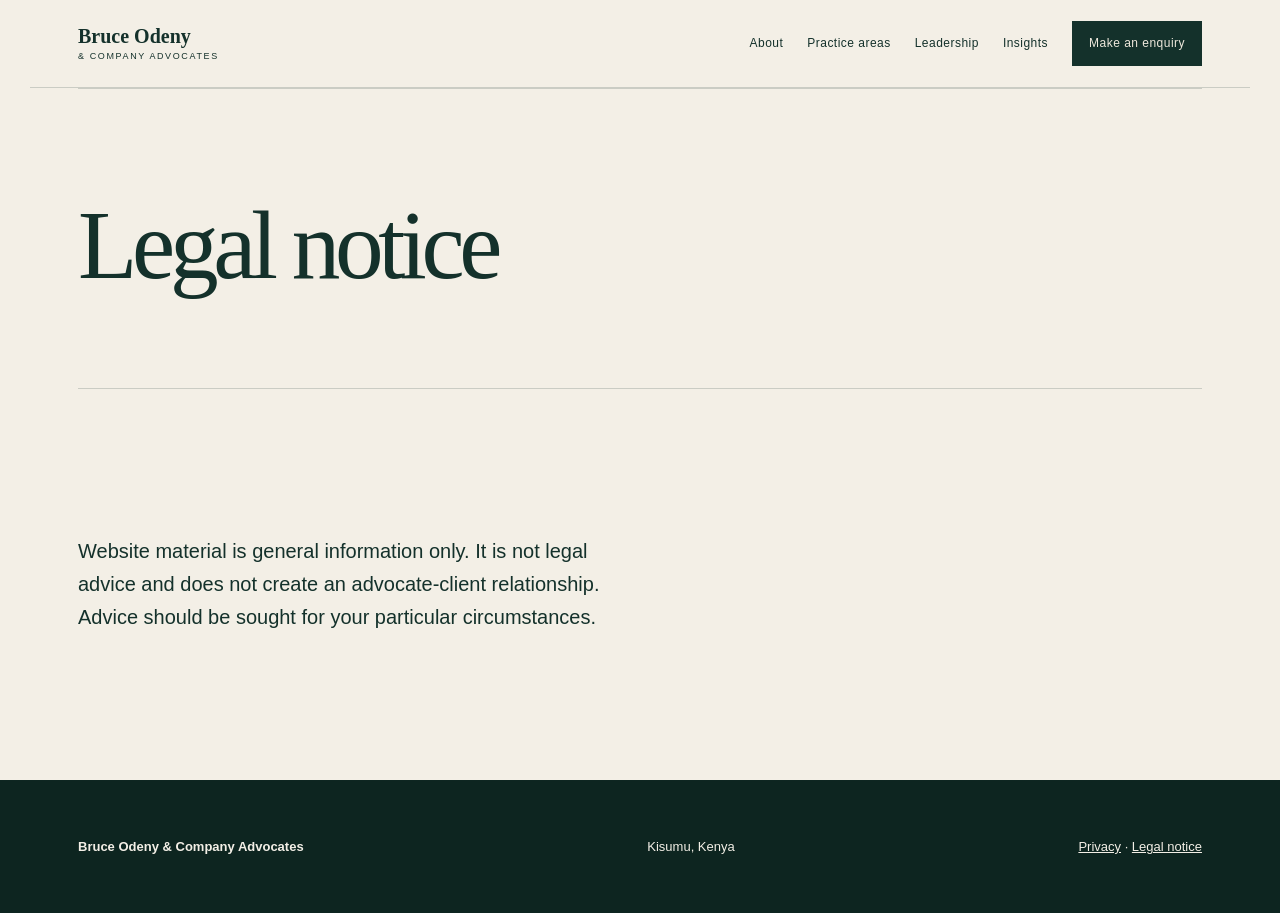
<file: terms.html>
<!doctype html><html lang="en"><head><meta charset="utf-8"><meta name="viewport" content="width=device-width,initial-scale=1"><title>Legal Notice | Bruce Odeny & Company Advocates</title><meta name="description" content="terms information for Bruce Odeny & Company Advocates."><link rel="canonical" href="https://bruce-odeny-advocates.vercel.app/legal-notice.html"><meta property="og:title" content="Legal Notice | Bruce Odeny & Company Advocates"><meta property="og:description" content="terms information for Bruce Odeny & Company Advocates."><meta property="og:image" content="https://bruce-odeny-advocates.vercel.app/assets/hero.jpg"><meta name="twitter:card" content="summary_large_image"><link rel="manifest" href="/manifest.webmanifest"><link rel="preload" as="image" href="/assets/hero.jpg"><style>:root{--ink:#14312b;--paper:#eee8dc;--accent:#b47d4b;--line:color-mix(in srgb,var(--ink) 18%,transparent)}*{box-sizing:border-box}html{scroll-behavior:smooth}body{margin:0;background:var(--paper);color:var(--ink);font:16px/1.65 Arial,sans-serif}a{color:inherit}header,main,footer{max-width:1220px;margin:auto;padding-inline:clamp(20px,4vw,48px)}header{height:88px;display:flex;align-items:center;justify-content:space-between;border-bottom:1px solid var(--line)}.logo{text-decoration:none;font:600 20px/1 Georgia,serif}.logo small{display:block;font:9px Arial;letter-spacing:.18em;margin-top:5px}nav{display:flex;align-items:center;gap:24px;font-size:12px;letter-spacing:.04em}nav a{text-decoration:none}.navcta,.button{background:var(--ink);color:var(--paper);padding:13px 17px}.menu{display:none}section{padding:clamp(68px,10vw,126px) 0;border-top:1px solid var(--line)}.hero{border:0;padding-top:50px;display:grid;grid-template-columns:1.05fr .95fr;gap:clamp(32px,7vw,90px);align-items:end;min-height:640px}.kicker{font-size:11px;font-weight:700;letter-spacing:.18em;text-transform:uppercase;color:#8c6545}h1,h2,h3{font-family:Georgia,serif;font-weight:500;line-height:.96;margin:0 0 24px}h1{font-size:clamp(54px,7.6vw,106px);letter-spacing:-.055em}h2{font-size:clamp(38px,5vw,66px);letter-spacing:-.04em}.hero p,.intro{font-size:20px;max-width:570px}.heroimg{width:100%;height:510px;object-fit:cover;display:block;filter:saturate(.8) contrast(1.03)}.button{display:inline-block;text-decoration:none;font-size:11px;letter-spacing:.12em;text-transform:uppercase;font-weight:bold}.twocol{display:grid;grid-template-columns:1fr 1fr;gap:clamp(35px,8vw,110px)}.cards{display:grid;grid-template-columns:repeat(3,1fr);border:1px solid var(--line)}.card{padding:28px;border-right:1px solid var(--line);min-height:250px}.card:last-child{border:0}.card h3{font-size:27px}.wideimage{width:100%;height:390px;object-fit:cover}.band{background:var(--ink);color:var(--paper);padding:clamp(36px,6vw,70px)}.band h2{max-width:700px}.details{font-size:19px}.legal{font-size:14px;max-width:760px;color:color-mix(in srgb,var(--ink) 74%,transparent)}footer{padding-block:55px;font-size:13px;border-top:1px solid var(--line)}footer div{display:flex;justify-content:space-between;gap:20px;flex-wrap:wrap}.pagehero{padding:110px 0 72px}.list{padding:0;margin:35px 0;list-style:none;border-top:1px solid var(--line)}.list li{padding:25px 0;border-bottom:1px solid var(--line);display:grid;grid-template-columns:1fr 2fr;gap:30px}.list b{font:500 30px Georgia,serif}@media(max-width:760px){header{height:76px}nav{display:none}.menu{display:block;border:0;background:none;color:var(--ink);font:12px Arial;letter-spacing:.1em;text-transform:uppercase}.hero,.twocol{grid-template-columns:1fr}.hero{min-height:auto;padding-top:60px}.heroimg{height:350px}.cards{grid-template-columns:1fr}.card{border-right:0;border-bottom:1px solid var(--line);min-height:0}.card:last-child{border-bottom:0}.list li{grid-template-columns:1fr;gap:9px}section{padding:70px 0}}@media(prefers-reduced-motion:reduce){html{scroll-behavior:auto}}</style><link rel="stylesheet" href="/assets/brand.css"><script type="application/ld+json">{"@context":"https://schema.org","@type":"LegalService","name":"Bruce Odeny & Company Advocates","address":{"@type":"PostalAddress","addressLocality":"Kisumu","addressCountry":"KE"},"telephone":"+254703439859"}</script></head><body><header><a class="logo" href="/">Bruce Odeny<small>& COMPANY ADVOCATES</small></a><button class="menu" aria-label="Open navigation">Menu</button><nav><a href="/about.html">About</a><a href="/practice-areas.html">Practice areas</a><a href="/about.html#leadership">Leadership</a><a href="/insights.html">Insights</a><a href="/contact.html" class="navcta">Make an enquiry</a></nav></header><main><section class="pagehero"><h1>Legal notice</h1></section><section><p class="intro">Website material is general information only. It is not legal advice and does not create an advocate-client relationship. Advice should be sought for your particular circumstances.</p></section></main><footer><div><strong>Bruce Odeny & Company Advocates</strong><span>Kisumu, Kenya</span><span><a href="/privacy.html">Privacy</a> · <a href="/terms.html">Legal notice</a></span></div></footer><script src="/assets/site.js"></script></body></html>
</file>
<file: assets/brand.css>
/* Bruce Odeny — judicial editorial / deep green */
:root{--accent:#c39b5b}body{background:#f3efe6}.hero{grid-template-columns:minmax(0,1.12fr) minmax(360px,.88fr);min-height:720px;padding-top:72px;position:relative}.hero:before{content:"BO";position:absolute;right:42%;top:54px;font:700 11px Arial;letter-spacing:.22em;color:var(--accent)}.hero h1{max-width:760px}.heroimg{height:590px;clip-path:inset(0 0 9% 0)}.hero>div{padding-bottom:72px}.hero .button{margin-top:14px}.hero+section{background:#fff;margin-inline:calc(50% - 50vw);padding-inline:max(24px,calc((100vw - 1124px)/2))}.cards{border:0;gap:18px}.card{background:#e9e2d4;border:0;border-top:4px solid var(--ink);transition:.25s transform}.card:hover{transform:translateY(-7px)}.twocol:has(.wideimage){align-items:center}.wideimage{height:510px}.band{margin-bottom:90px;position:relative}.band:after{content:"KISUMU · KENYA";position:absolute;right:40px;bottom:25px;font-size:10px;letter-spacing:.18em}footer{background:#0d2520;color:#f3efe6;max-width:none;padding-inline:max(24px,calc((100vw - 1124px)/2))}@media(max-width:760px){.hero{grid-template-columns:1fr;min-height:0}.heroimg{height:420px}.hero>div{padding-bottom:20px}.hero:before{display:none}.band{margin-bottom:0}}

(max-width:760px){header nav.open{display:flex;position:absolute;z-index:20;top:76px;left:0;right:0;padding:28px;background:var(--paper);color:var(--ink);flex-direction:column;align-items:flex-start}.menu{z-index:21}}
@media(max-width:760px){header nav.open{display:flex;position:absolute;z-index:20;top:76px;left:0;right:0;padding:28px;background:var(--paper);color:var(--ink);flex-direction:column;align-items:flex-start}.menu{z-index:21}}
</file>
